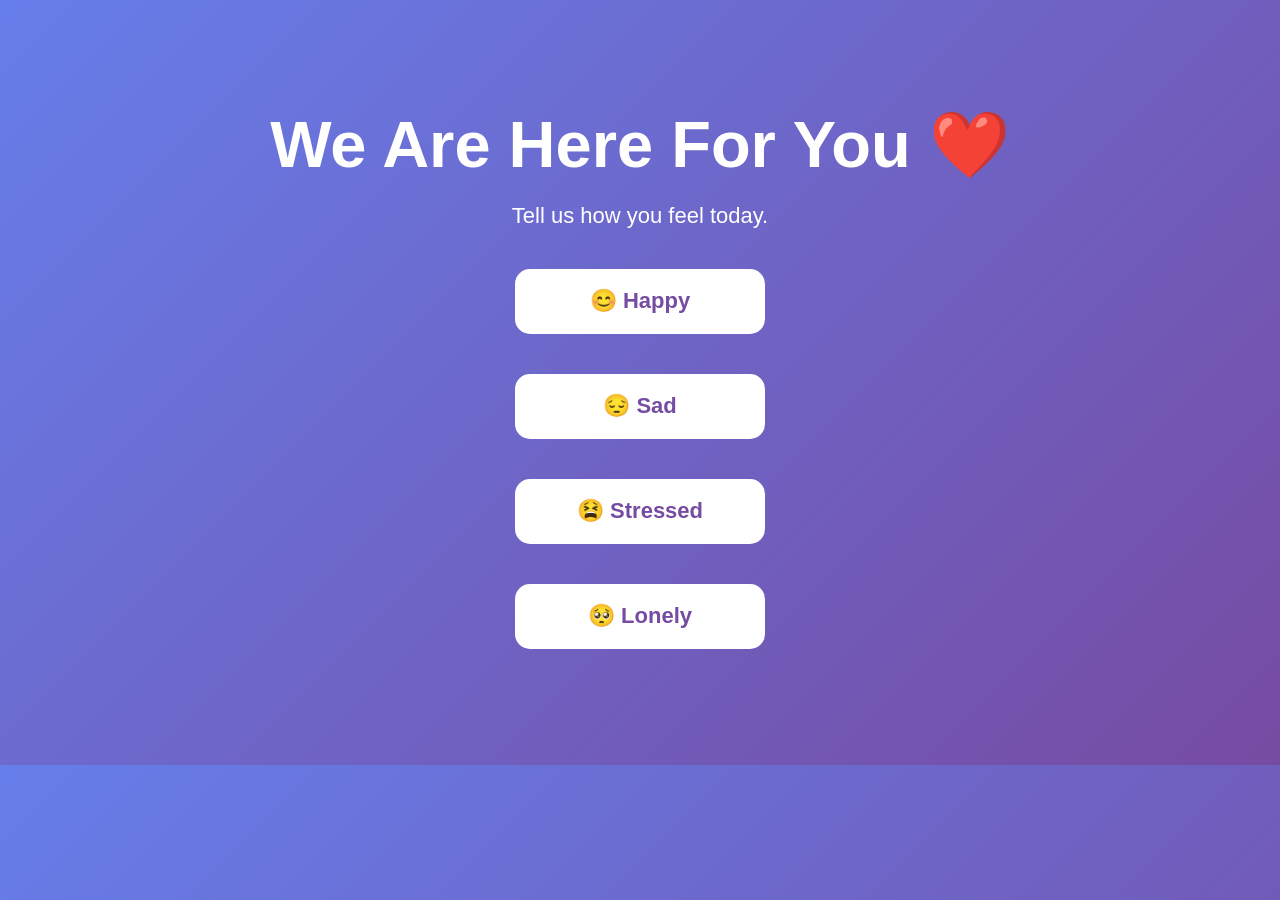
<file: templates/support.html>
<!DOCTYPE html>
<html>
<head>
    <title>WAWY Support</title>
    <link rel="stylesheet" href="/static/style.css">
</head>

<body>

<div class="hero">

    <h1>We Are Here For You ❤️</h1>

    <p>Tell us how you feel today.</p>

    <div class="mood-buttons">

        <a href="/happy">
            <button class="mood-btn">😊 Happy</button>
        </a>

        <a href="/sad">
            <button class="mood-btn">😔 Sad</button>
        </a>

        <a href="/stressed">
            <button class="mood-btn">😫 Stressed</button>
        </a>

        <a href="/lonely">
            <button class="mood-btn">🥺 Lonely</button>
        </a>

    </div>

</div>

</body>
</html>
</file>
<file: static/style.css>
*{
    margin:0;
    padding:0;
    box-sizing:border-box;
}

body{
    font-family:Arial,sans-serif;
    background:linear-gradient(135deg,#667eea,#764ba2);
    color:white;
}

nav{
    display:flex;
    justify-content:space-between;
    align-items:center;
    padding:20px 50px;
}

.logo{
    font-size:28px;
    font-weight:bold;
}

ul{
    display:flex;
    list-style:none;
}

ul li{
    margin-left:25px;
}

ul li a{
    text-decoration:none;
    color:white;
    font-weight:bold;
}

.hero{
    height:85vh;
    display:flex;
    flex-direction:column;
    justify-content:center;
    align-items:center;
    text-align:center;
}

.hero h1{
    font-size:65px;
    margin-bottom:20px;
}

.hero p{
    font-size:22px;
    width:60%;
    margin-bottom:30px;
}

button{
    padding:15px 35px;
    border:none;
    border-radius:30px;
    font-size:18px;
    cursor:pointer;
    background:white;
    color:#764ba2;
    font-weight:bold;
}
input{

width:350px;

padding:15px;

border:none;

border-radius:30px;

font-size:18px;

outline:none;

text-align:center;

}
.mood-buttons{
    display: flex;
    flex-direction: column;
    align-items: center;
    gap: 20px;
}

.mood-btn{
    width:250px;
    height:65px;
    margin:10px 0;
    border:none;
    border-radius:15px;
    font-size:22px;
    font-weight:bold;
    background:white;
    color:#764ba2;
    cursor:pointer;
    transition:0.3s;
}

.mood-btn:hover{
    transform:scale(1.05);
    box-shadow:0 8px 20px rgba(0,0,0,0.3);
}
.history-box{
    margin-top:40px;
    background:white;
    color:#333;
    padding:20px;
    border-radius:20px;
    width:450px;
    box-shadow:0 5px 20px rgba(0,0,0,0.2);
}

.history-box h2{
    color:#764ba2;
    margin-bottom:20px;
}

.history-item{
    padding:10px;
    margin:10px 0;
    background:#f4f4f4;
    border-radius:10px;
}
.chat-container{
    width:60%;
    margin:50px auto;
    background:white;
    padding:30px;
    border-radius:20px;
    text-align:center;
    box-shadow:0 0 20px rgba(0,0,0,0.2);
}

.chat-container textarea{
    width:90%;
    height:150px;
    border-radius:12px;
    padding:15px;
    font-size:18px;
    resize:none;
}
.chat-container h1{
    color:#6a3fb5;
    text-align:center;
    margin-bottom:10px;
}

.subtitle{
    text-align:center;
    color:#555;
    margin-bottom:25px;
}

.chat-container form{
    display:flex;
    flex-direction:column;
    align-items:center;
}

.chat-container textarea{
    width:90%;
    height:150px;
    border:2px solid #6a3fb5;
    border-radius:12px;
    padding:15px;
    font-size:18px;
    resize:none;
    outline:none;
}

.chat-container button{
    margin-top:20px;
    background:#6a3fb5;
    color:white;
    border:none;
    padding:12px 35px;
    border-radius:30px;
    font-size:18px;
    cursor:pointer;
}

.chat-container button:hover{
    background:#56339b;
}

.ai-reply{
    margin-top:30px;
    background:#f3f3f3;
    border-radius:15px;
    padding:20px;
}

.ai-reply strong{
    color:#6a3fb5;
    font-size:22px;
}

.ai-reply p{
    color:#222;
    margin-top:10px;
    font-size:18px;
}
</file>
